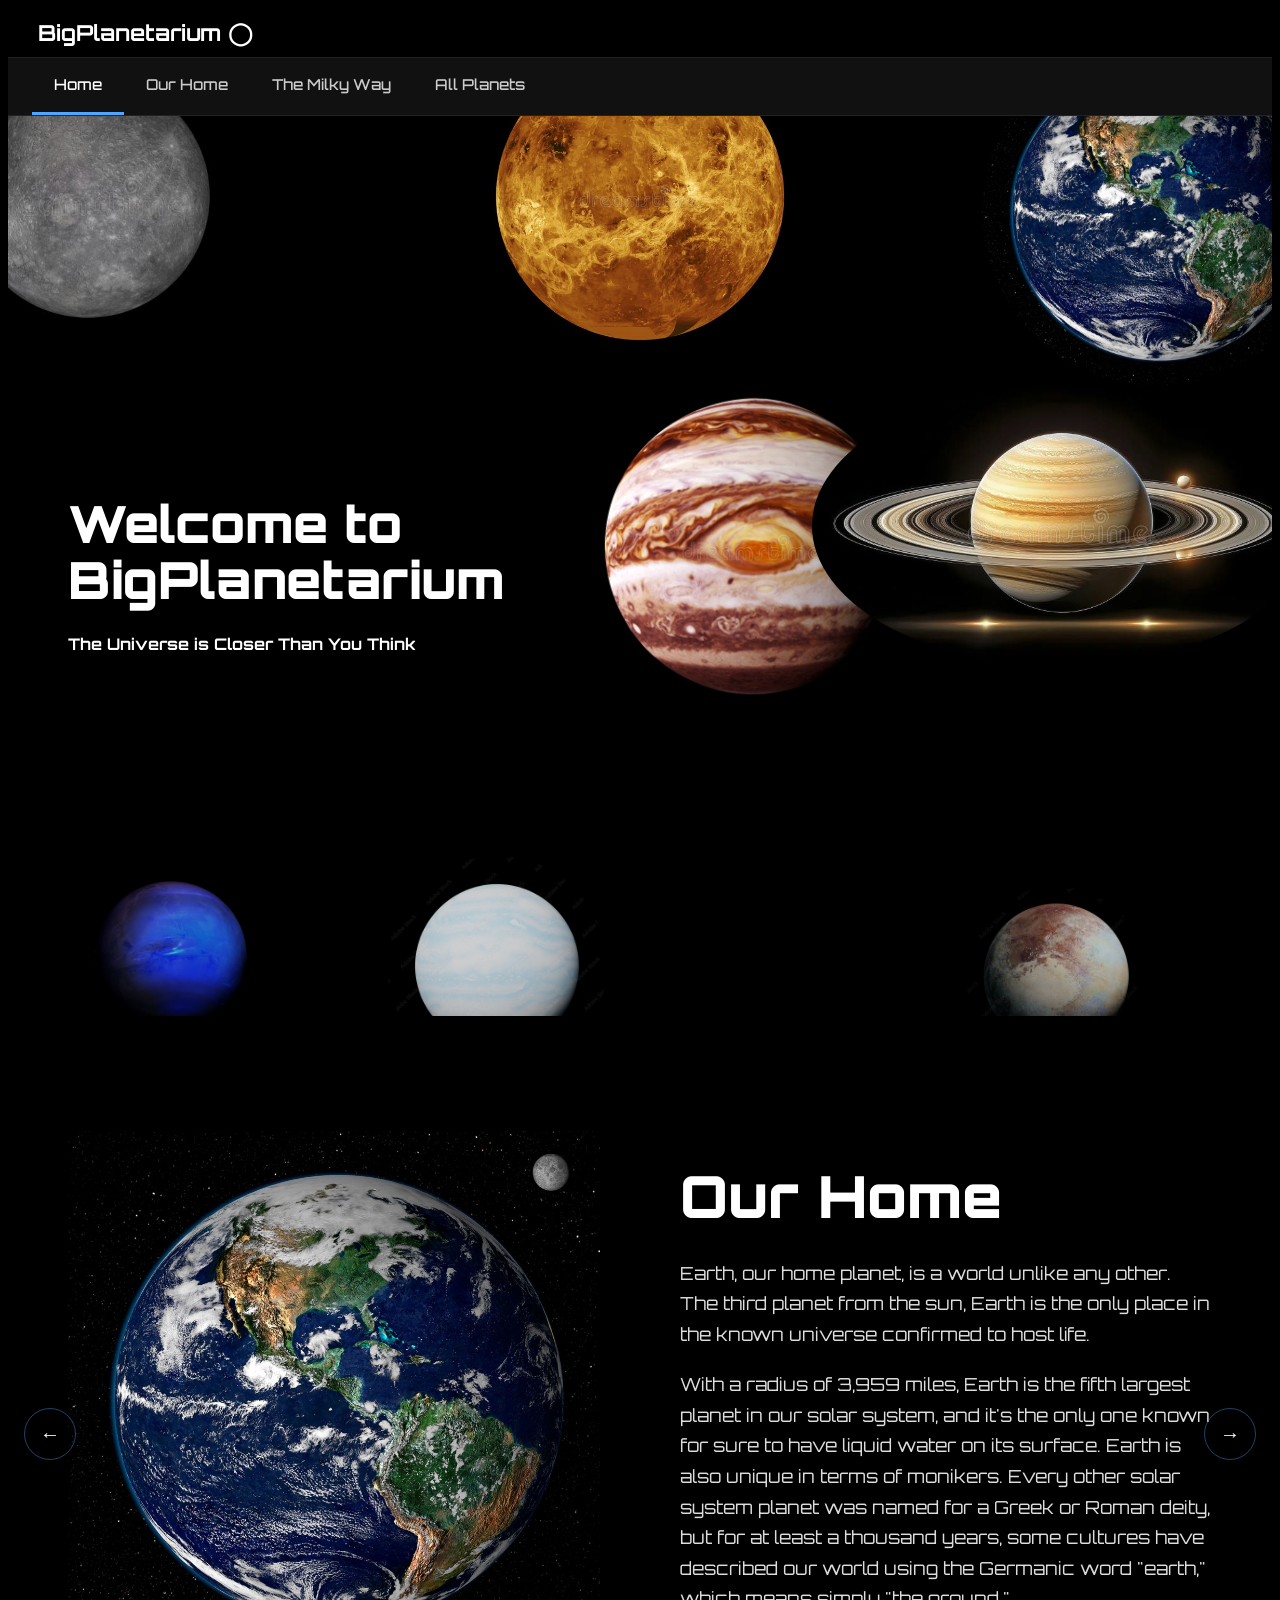
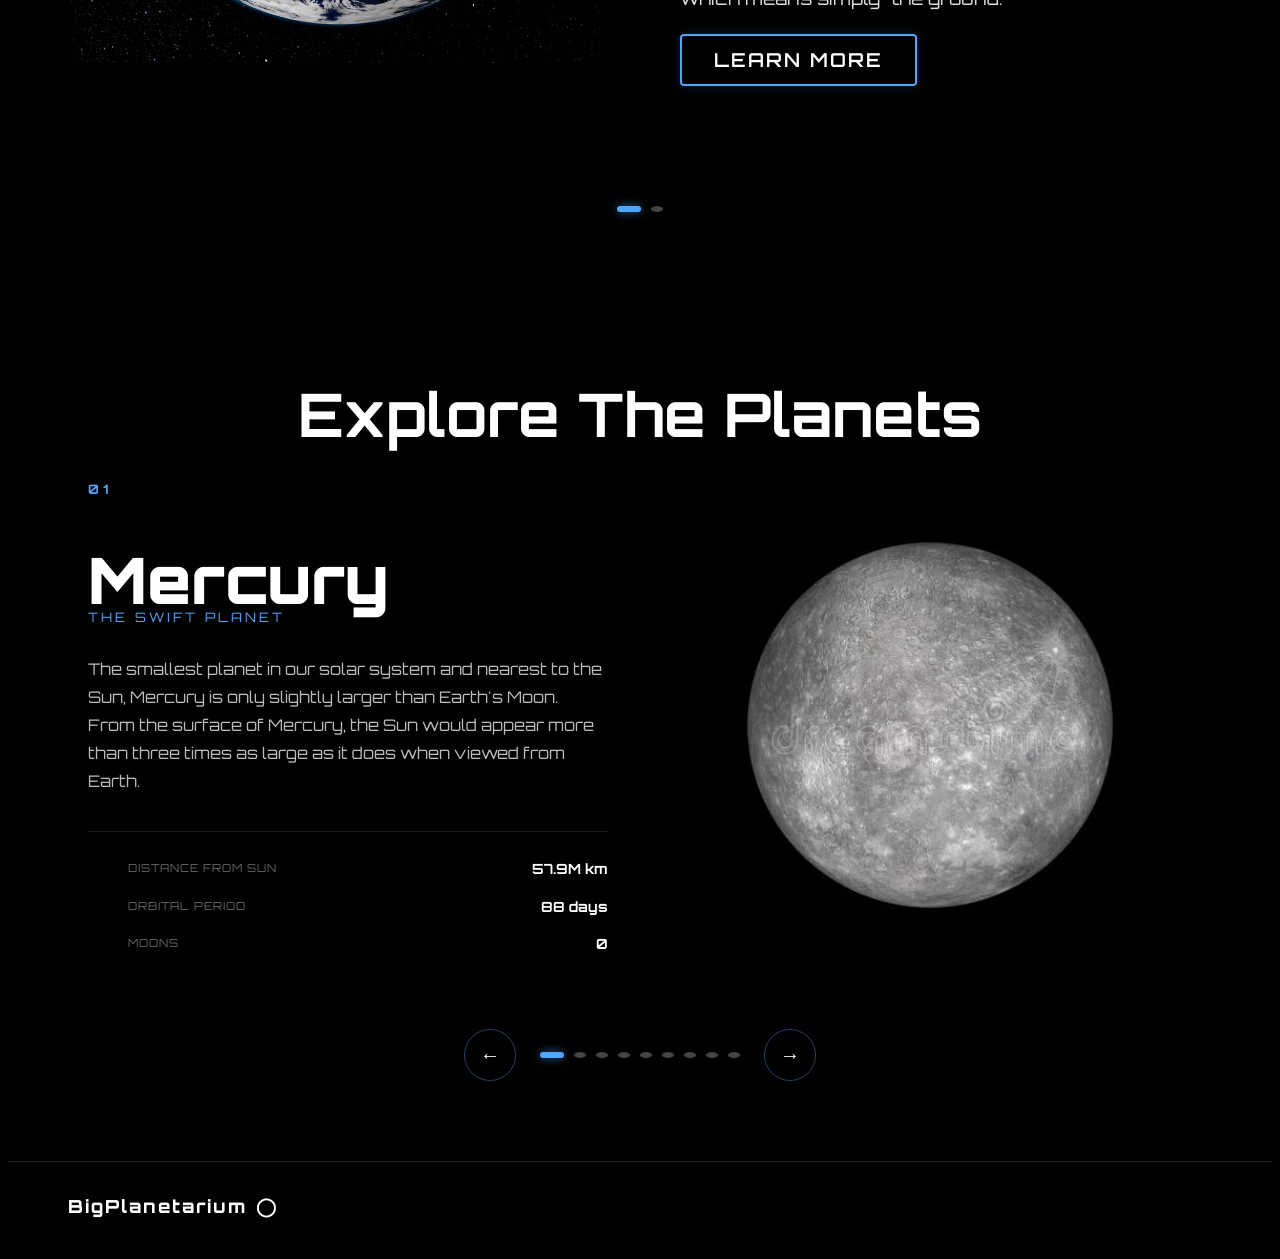
<file: index.html>
<!DOCTYPE html>
<html lang="en">
<head>
    <meta charset="UTF-8">
    <meta name="viewport" content="width=device-width, initial-scale=1.0">
    <title>BigPlaneterium</title>
    <link rel="stylesheet" href="style.css">
    <!--I Chose Orbitron Font style to get space feeling to my website-->
    <style>
        @import url('https://fonts.googleapis.com/css2?family=Orbitron:wght@400..900&display=swap');
    </style>
</head>
<body>
<!--Top NAVIGATION BAR-->
<!--This is the top header that stays at the top of the page. -->
 <!--This where the website logo and name stays-->
    <header class="top_nav">
        <div class="top_navleft">
            <button class="BigPlaneterium">
                BigPlanetarium
            <span class="bigP_icon">&#9711;</span>
            </button>

        </div>

    </header>
            <!-- SUB NAVIGATION BAR-->
<!--This is the secondary menu. This helps the user to pick what section they want see-->
<!--Such as (Home, Our Home, Milky Way and All the Planets)-->
    <nav class="sub-nav">
        <ul class="sub_navlist">
            <li><a href="#overview" class="sub-navlink sub-nav_link-active">Home</a></li>
            <li><a href="earth.html"     class="sub-navlink">Our Home</a> </li>
            <li><a href="milky-way.html"     class="sub-navlink">The Milky Way</a> </li>
            <li><a href="#all" class="sub-navlink">All Planets</a></li>
        </ul>
    </nav>

         <!-- HERO SECTION-->
<!--This is the landing page of my website and the very top of the website-->
<!--this section shows a small overview of the planet that is floating with the help of keyframes-->
    
    <section class="main" id="overview">
        <div class="planets">
            <img src="images/mercury.jpg" alt="Mercury"  class="planet planet-mercury">
            <img src="images/venus.jpg" alt="Venus" class="planet planet-venus">
            <img src="images/earth.jpg" alt="Earth" class="planet planet-earth">
            <img src="images/jupiter.jpg" alt="Jupiter" class="planet planet-jupiter">
            <img src="images/saturn.jpg" alt="Saturn" class="planet planet-saturn">
            <img src="images/uranus.jpg" alt="Uranus" class="planet planet-uranus">
            <img src="images/neptune.jpg" alt="Neptune" class="planet planet-neptune"> 
            <img src="images/pluto.jpg" alt="Pluto" class="planet planet-pluto">        

        </div>
        <div class="main_content">
            <h1 class="title">Welcome to BigPlanetarium</h1>
                 <h4>The Universe is Closer Than You Think</h4>
        </div>

    </section>


</div>

                 <!-- INFO SLIDER SECTION-->
 <!--This slider shows the main topic of my website (Earth and Milky Way)-->
  <!--It makes it interactive with the help of buttons either swipe or click to the content-->
 <section class="info-slider-section">
        <div class="info-track-wrapper">
            <!--Container that slides left/right to show different content-->
            <div class="info-track" id="infoTrack">
                <!-- 1st slide Earth Information-->
                <div class="what-is-planet info-slide">
                    <div class="what-container">
                        <div class="what-image">
                            <img src="images/earth.jpg" alt="what is a planet" class="what-image-planet">
                        </div>
                        <!--Earth Description-->
                        <div class="what-content">
                            <h2 class="what-title"> Our Home </h2>
                            <div class="what-text">
                                <p>Earth, our home planet, is a world unlike any other. The third planet from the sun, Earth is the only place in the known universe confirmed to host life.</p>
                                <p>With a radius of 3,959 miles, Earth is the fifth largest planet in our solar system, and it's the only one known for sure to have liquid water on its surface. Earth is also unique in terms of monikers. Every other solar system planet was named for a Greek or Roman deity, but for at least a thousand years, some cultures have described our world using the Germanic word "earth," which means simply "the ground."</p>
                                <!--Button to go to Earth's page-->
                                <div class="container-button">
                                    <a href="earth.html">
                                        <button class="button">Learn More</button>
                                    </a>
                                </div>
                            </div>
                        </div>
                    </div>
                </div>
                <!--2nd slide Milky Way Information-->
                <div class="what-is-planet info-slide" id="Way">
                    <div class="what-container">
                        <div class="what-image">
                            <img src="images/Milky way.jpg" alt="The Milky Way" class="what-image-planet">
                        </div>
                        <!--Milky Way Description-->
                        <div class="what-content">
                            <h2 class="what-title"> The Milky Way </h2>
                            <div class="what-text">
                                <p>The galaxy is the Milky Way Galaxy, a very large spiral galaxy made up of hundreds of billions of stars including the Sun. Named for the band of stars that can be seen in the night sky from Earth. Due to Earth's position inside of the galaxy, astronomers have a hard time studying the entire structure of the galaxy. The radio and infrared telescopes are able to see parts of the universe behind the dust clouds that have been impenetrable to ordinary telescopes.</p>
                                <!--Button to go to The Milky Way's page-->
                                <div class="container-button">
                                    <a href="milky-way.html">
                                        <button class="button">Learn More</button>
                                    </a>
                                </div>
                            </div>
                        </div>
                    </div>
                </div>

            </div>
        </div>
<!-- Controls for the slider left and right arrow and the dots-->
        <div class="info-controls">
            <button class="info-arrow" id="infoPrev">&#8592;</button>
            <div class="info-dots" id="infoDots"></div>
            <button class="info-arrow" id="infoNext">&#8594;</button>
        </div>
    </section>
               <!-- ALL PLANETS SECTION-->
 <!--This is the main part of my website that makes it very interactive it displays all of the planets of the solar system and their description-->
   <section id="all" class="planets-scroll-section">
        <h2 class="section-title">Explore The Planets</h2>

        <div class="slider-wrapper"> 
            <div class="slider-track" id="sliderTrack"> <!--Container that slides left and right to show different planets-->

                <!--1st planet Mercury-->
                <div class="slide">
                    <div class="slide-text">
                        <span class="slide-number">01</span>
                        <h3 class="slide-name">Mercury</h3>
                        <p class="slide-type">The Swift Planet</p>
                        <p class="slide-desc">The smallest planet in our solar system and nearest to the Sun, Mercury is only slightly larger than Earth's Moon. From the surface of Mercury, the Sun would appear more than three times as large as it does when viewed from Earth.</p>
                        <ul class="slide-stats">
                            <li><span class="stat-label">Distance from Sun</span><span class="stat-value">57.9M km</span></li>
                            <li><span class="stat-label">Orbital Period</span><span class="stat-value">88 days</span></li>
                            <li><span class="stat-label">Moons</span><span class="stat-value">0</span></li>
                        </ul>
                    </div>
                    <div class="slide-image">
                        <img src="images/mercury.jpg" alt="Mercury">
                    </div>
                </div>

              <!--2nd planet Venus-->
                <div class="slide">
                    <div class="slide-text">
                        <span class="slide-number">02</span>
                        <h3 class="slide-name">Venus</h3>
                        <p class="slide-type">Morning Star</p>
                        <p class="slide-desc">Venus is the second planet from the Sun and is Earth's closest planetary neighbor. It's one of the four inner, terrestrial (or rocky) planets, and is often called Earth's twin because it's similar in size and density.</p>
                        <ul class="slide-stats">
                            <li><span class="stat-label">Distance from Sun</span><span class="stat-value">108.2M km</span></li>
                            <li><span class="stat-label">Orbital Period</span><span class="stat-value">225 days</span></li>
                            <li><span class="stat-label">Moons</span><span class="stat-value">0</span></li>
                        </ul>
                    </div>
                    <div class="slide-image">
                        <img src="images/venus.jpg" alt="Venus">
                    </div>
                </div>

               <!--3rd planet Earth-->
                <div class="slide">
                    <div class="slide-text">
                        <span class="slide-number">03</span>
                        <h3 class="slide-name">Earth</h3>
                        <p class="slide-type">The Living Planet</p>
                        <p class="slide-desc">Our home planet is the third planet from the Sun, and the only place we know of so far that's inhabited by living things. While Earth is only the fifth largest planet in the solar system, it is the only world in our solar system with liquid water on the surface.</p>
                        <ul class="slide-stats">
                            <li><span class="stat-label">Distance from Sun</span><span class="stat-value">149.6M km</span></li>
                            <li><span class="stat-label">Orbital Period</span><span class="stat-value">365 days</span></li>
                            <li><span class="stat-label">Moons</span><span class="stat-value">1</span></li>
                        </ul>
                    </div>
                    <div class="slide-image">
                        <img src="images/earth.jpg" alt="Earth">
                    </div>
                </div>

                <!--4th planet Mars-->
                <div class="slide">
                    <div class="slide-text">
                        <span class="slide-number">04</span>
                        <h3 class="slide-name">Mars</h3>
                        <p class="slide-type">The Red Planet</p>
                        <p class="slide-desc">Mars is the fourth planet from the Sun — a dusty, cold, desert world with a very thin atmosphere. Mars is also a dynamic planet with seasons, polar ice caps, canyons, extinct volcanoes, and evidence that it was even more active in the past.</p>
                        <ul class="slide-stats">
                            <li><span class="stat-label">Distance from Sun</span><span class="stat-value">227.9M km</span></li>
                            <li><span class="stat-label">Orbital Period</span><span class="stat-value">687 days</span></li>
                            <li><span class="stat-label">Moons</span><span class="stat-value">2</span></li>
                        </ul>
                    </div>
                    <div class="slide-image">
                        <img src="images/mars.jpg" alt="Mars">
                    </div>
                </div>

                <!--5th planet Jupiter-->
                <div class="slide">
                    <div class="slide-text">
                        <span class="slide-number">05</span>
                        <h3 class="slide-name">Jupiter</h3>
                        <p class="slide-type">Gas Giant</p>
                        <p class="slide-desc">Jupiter is the fifth planet from our Sun and is, by far, the largest planet in the solar system — more than twice as massive as all the other planets combined. Jupiter's stripes and swirls are cold, windy clouds of ammonia and water.</p>
                        <ul class="slide-stats">
                            <li><span class="stat-label">Distance from Sun</span><span class="stat-value">778.5M km</span></li>
                            <li><span class="stat-label">Orbital Period</span><span class="stat-value">11.9 years</span></li>
                            <li><span class="stat-label">Moons</span><span class="stat-value">95</span></li>
                        </ul>
                    </div>
                    <div class="slide-image">
                        <img src="images/jupiter.jpg" alt="Jupiter">
                    </div>
                </div>

                <!--6th planet Saturn-->
                <div class="slide">
                    <div class="slide-text">
                        <span class="slide-number">06</span>
                        <h3 class="slide-name">Saturn</h3>
                        <p class="slide-type">The Ringed Planet</p>
                        <p class="slide-desc">Saturn is the sixth planet from the Sun and the second-largest planet in our solar system. Adorned with thousands of beautiful ringlets, Saturn is unique among the planets. It is not the only planet to have rings, but none are as spectacular or as complex as Saturn's.</p>
                        <ul class="slide-stats">
                            <li><span class="stat-label">Distance from Sun</span><span class="stat-value">1.43B km</span></li>
                            <li><span class="stat-label">Orbital Period</span><span class="stat-value">29.5 years</span></li>
                            <li><span class="stat-label">Moons</span><span class="stat-value">146</span></li>
                        </ul>
                    </div>
                    <div class="slide-image">
                        <img src="images/saturn.png" alt="Saturn">
                    </div>
                </div>

                <!--7th planet Uranus-->
                <div class="slide">
                    <div class="slide-text">
                        <span class="slide-number">07</span>
                        <h3 class="slide-name">Uranus</h3>
                        <p class="slide-type">Ice Giant</p>
                        <p class="slide-desc">Uranus is the seventh planet from the Sun. It has the third-largest diameter in our solar system. Its blue-green color comes from an atmosphere of hydrogen, helium, and methane. The methane absorbs red light and reflects blue-green light back to us.</p>
                        <ul class="slide-stats">
                            <li><span class="stat-label">Distance from Sun</span><span class="stat-value">2.87B km</span></li>
                            <li><span class="stat-label">Orbital Period</span><span class="stat-value">84 years</span></li>
                            <li><span class="stat-label">Moons</span><span class="stat-value">28</span></li>
                        </ul>
                    </div>
                    <div class="slide-image">
                        <img src="images/uranus.jpg" alt="Uranus">
                    </div>
                </div>

                <!--8th planet Neptune-->
                <div class="slide">
                    <div class="slide-text">
                        <span class="slide-number">08</span>
                        <h3 class="slide-name">Neptune</h3>
                        <p class="slide-type">Windy Planet</p>
                        <p class="slide-desc">Neptune is the eighth and most distant major planet orbiting our Sun. Dark, cold, and whipped by supersonic winds, ice giant Neptune is more than 30 times as far from the Sun as Earth. Neptune is the only planet in our solar system not visible to the naked eye.</p>
                        <ul class="slide-stats">
                            <li><span class="stat-label">Distance from Sun</span><span class="stat-value">4.50B km</span></li>
                            <li><span class="stat-label">Orbital Period</span><span class="stat-value">165 years</span></li>
                            <li><span class="stat-label">Moons</span><span class="stat-value">16</span></li>
                        </ul>
                    </div>
                    <div class="slide-image">
                        <img src="images/neptune.jpg" alt="Neptune">
                    </div>
                </div>

                <!--9th planet Pluto-->
                <div class="slide">
                    <div class="slide-text">
                        <span class="slide-number">09</span>
                        <h3 class="slide-name">Pluto</h3>
                        <p class="slide-type">Dwarf Planet</p>
                        <p class="slide-desc">Pluto is a dwarf planet in the Kuiper Belt — a donut-shaped region of icy bodies beyond the orbit of Neptune. It was long considered our solar system's ninth planet. Its surface is covered by mountains, valleys, plains, and craters.</p>
                        <ul class="slide-stats">
                            <li><span class="stat-label">Distance from Sun</span><span class="stat-value">5.91B km</span></li>
                            <li><span class="stat-label">Orbital Period</span><span class="stat-value">248 years</span></li>
                            <li><span class="stat-label">Moons</span><span class="stat-value">5</span></li>
                        </ul>
                    </div>
                    <div class="slide-image">
                        <img src="images/pluto.jpg" alt="Pluto">
                    </div>
                </div>

            </div>
          
        </div>
        <!-- Controls for the slider left and right arrow-->
        <div class="slider-controls">
            <button class="arrow-btn" id="prevBtn">&#8592;</button><!--Left arrow-->
            <div class="dots" id="dots"></div><!--Dots appear here (created by JavaScript)-->
            <button class="arrow-btn" id="nextBtn">&#8594;</button> <!--Right Arrow-->
        </div>

    </section>
<!--Footer-->
     <footer>
        <div class="footer-brand">BigPlanetarium <span>&#9711;</span></div>
    </footer>

  <script src="script.js"></script>
    
</body>
</html>
</file>
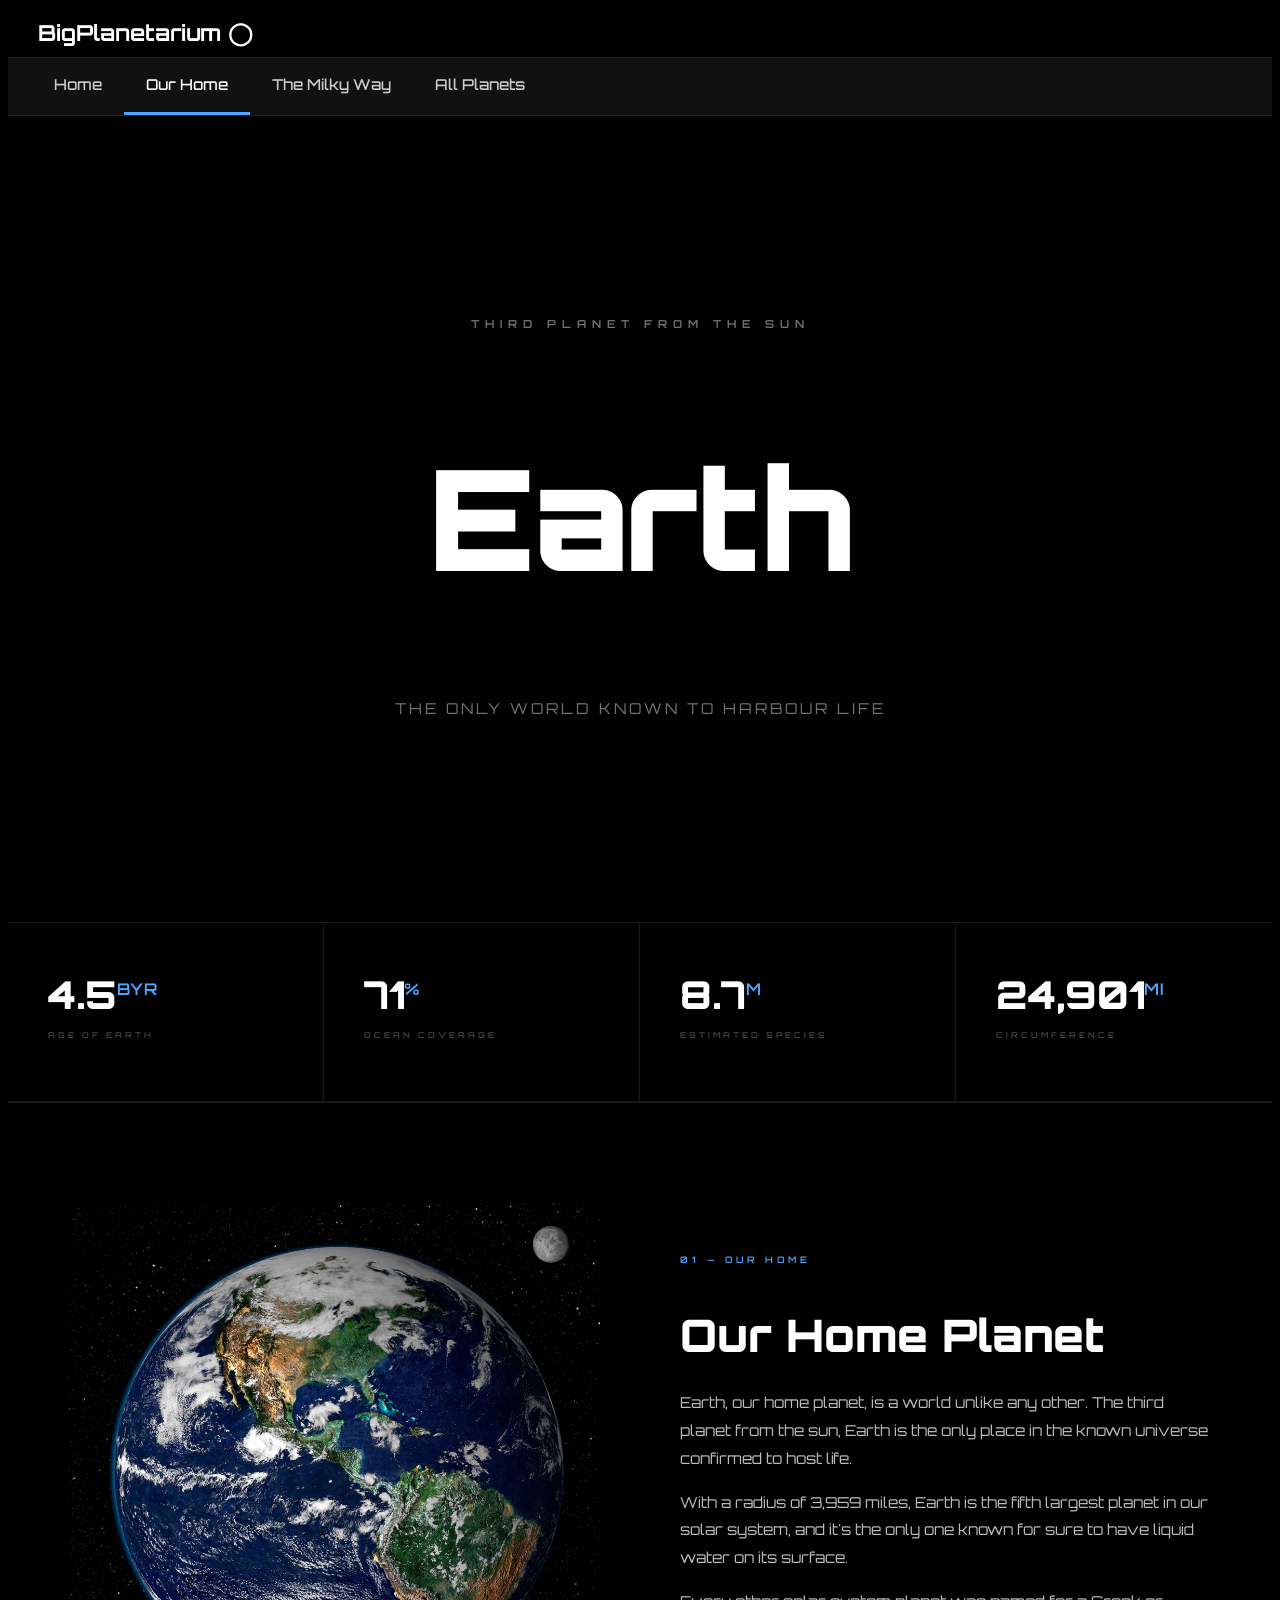
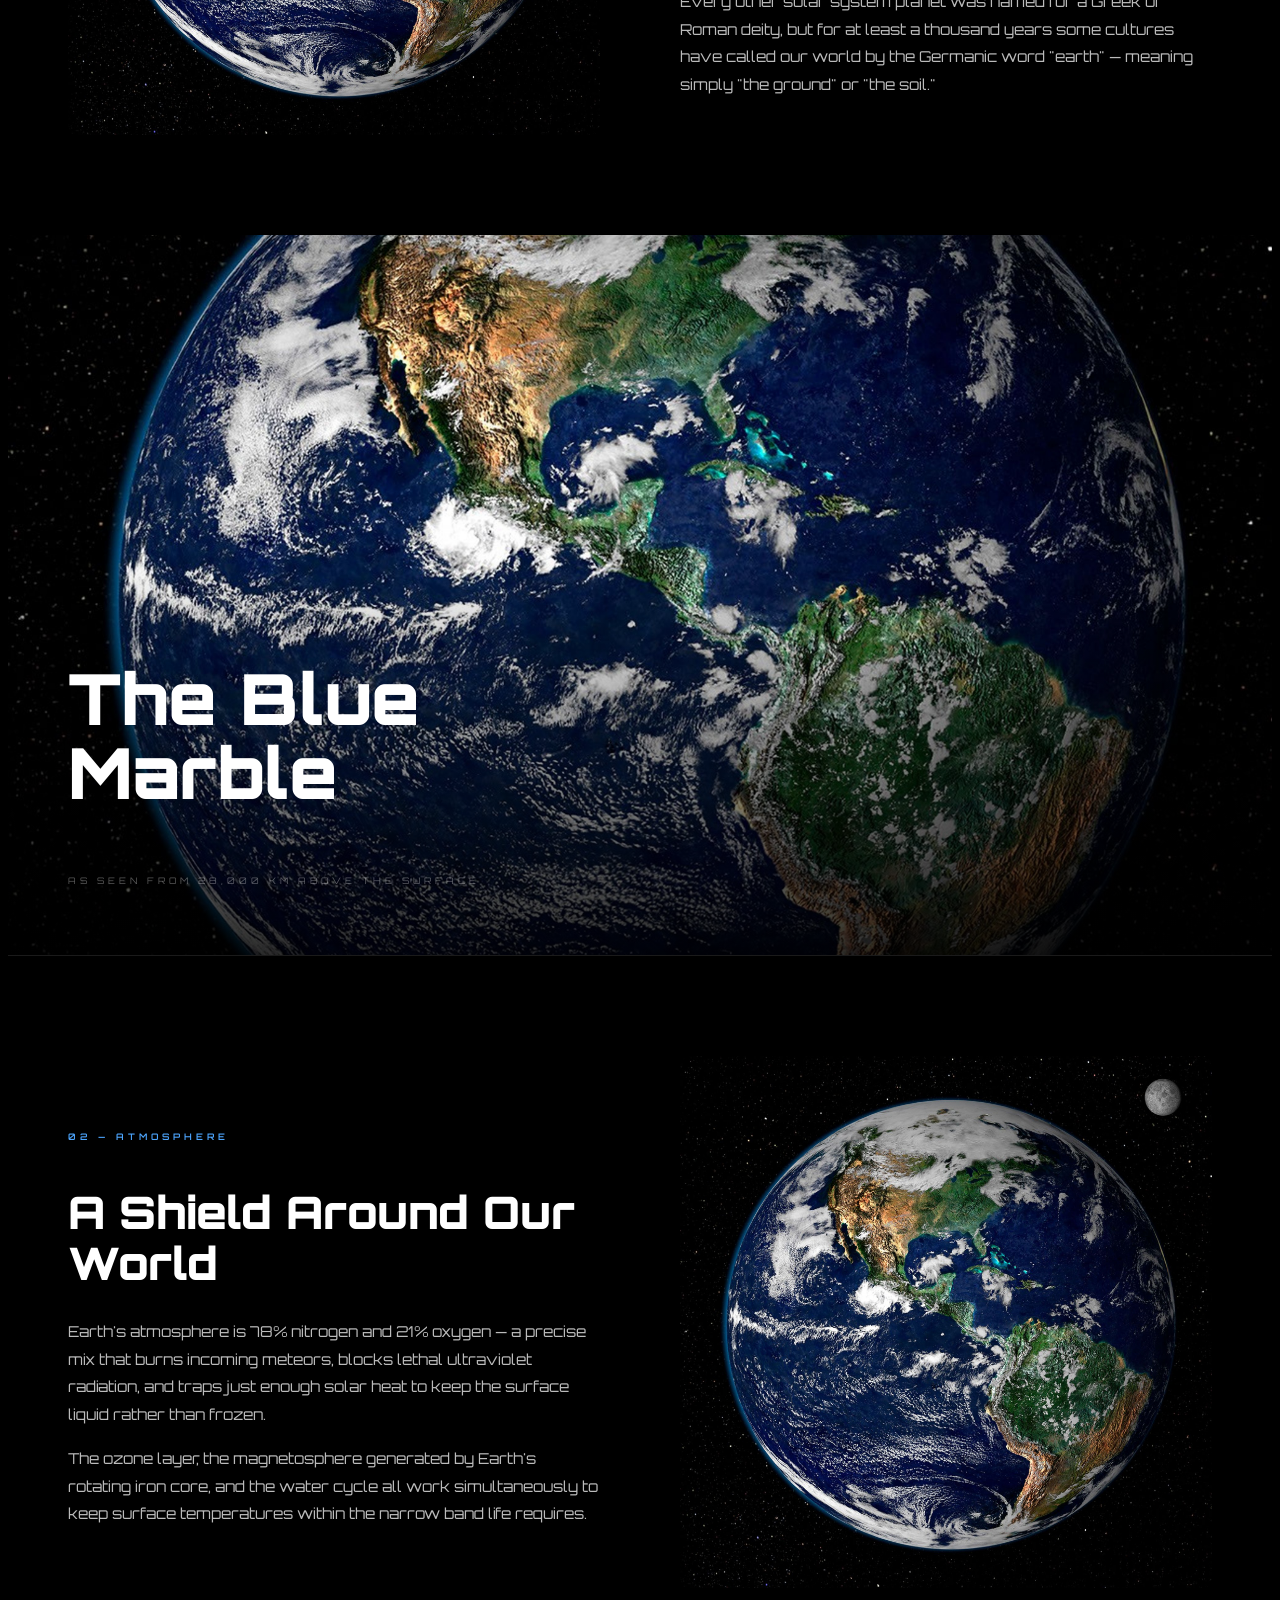
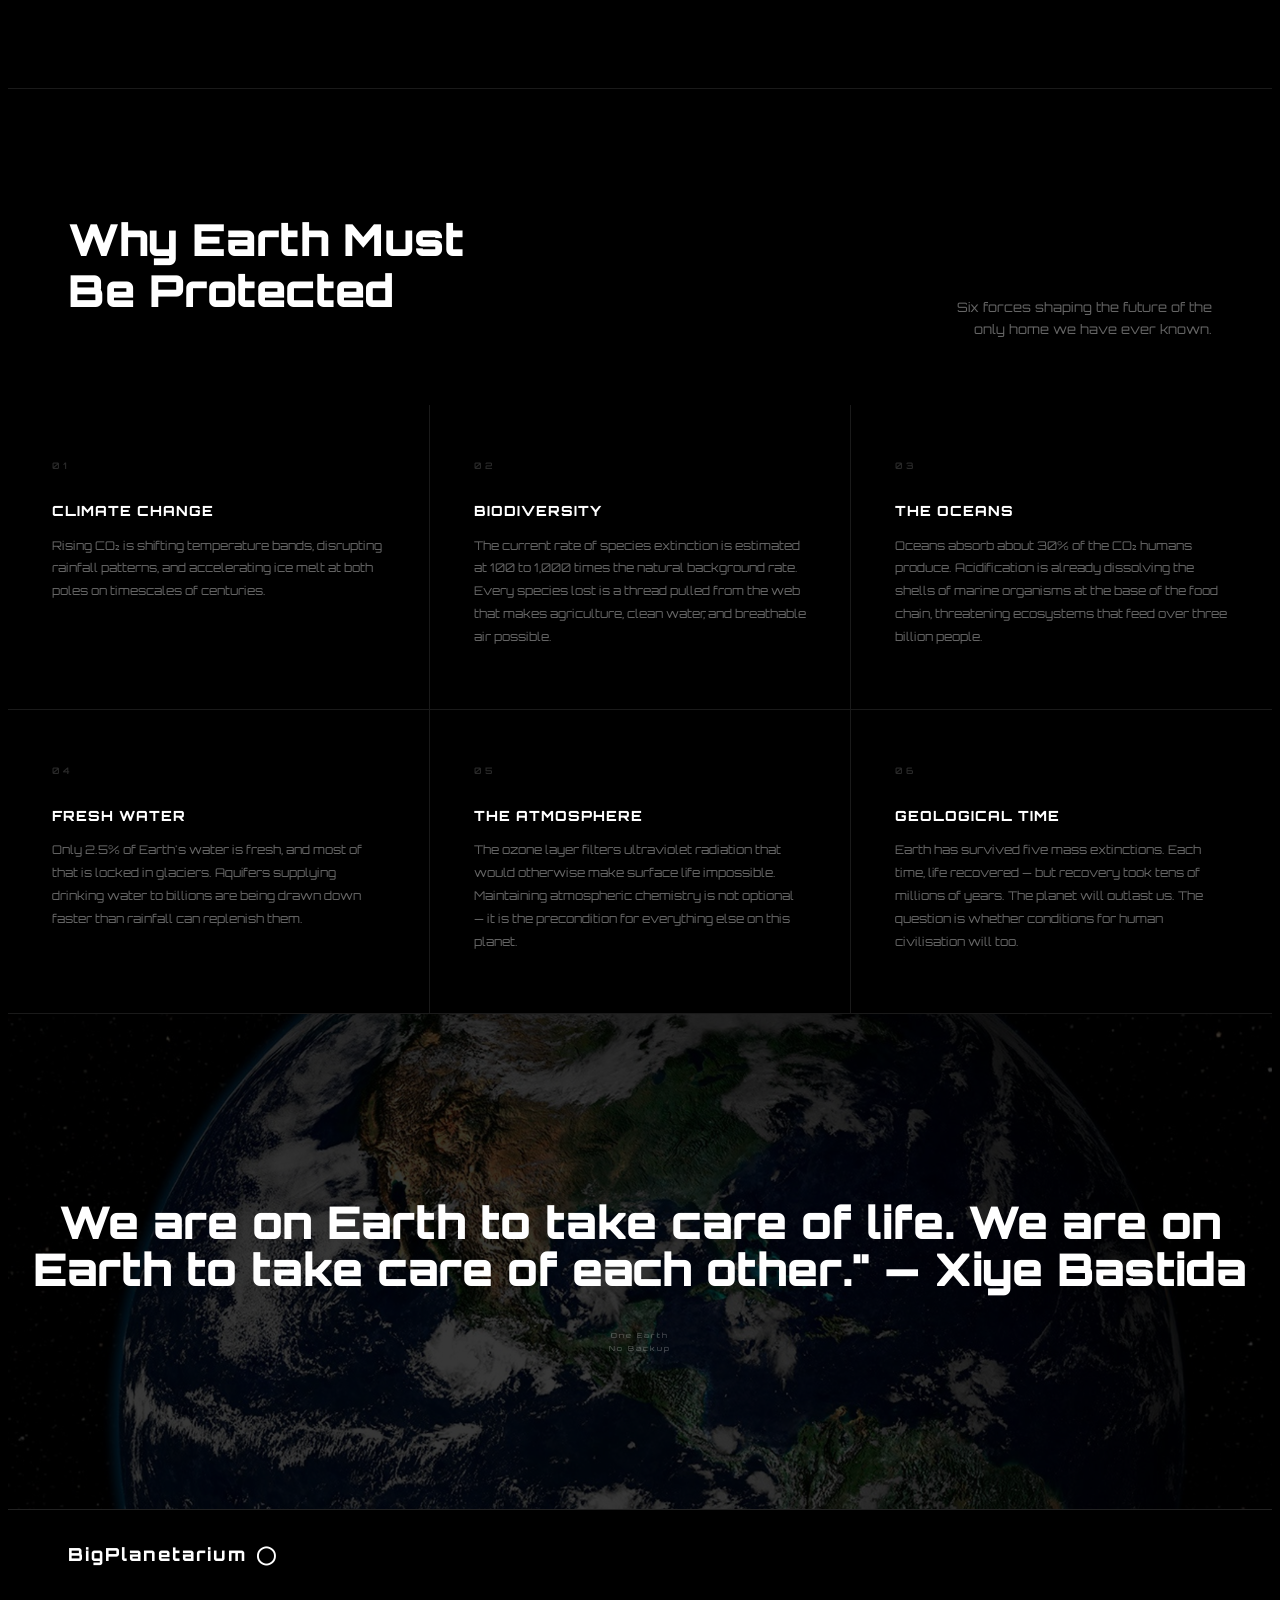
<file: earth.html>
<!DOCTYPE html>
<html lang="en">
<head>
    <meta charset="UTF-8">
    <meta name="viewport" content="width=device-width, initial-scale=1.0">
    <title>Earth - BigPlanetarium</title>
    <style>
        @import url('https://fonts.googleapis.com/css2?family=Orbitron:wght@400..900&display=swap');
    </style>
    <link rel="stylesheet" href="earth.css">
</head>

<body>
<!--Top Navigation Bar -->
    <header class="top_nav">
        <div class="top_navleft">
            <!--logo Section-->
            <button class="BigPlaneterium">
                BigPlanetarium
                <span class="bigP_icon">&#9711;</span>
            </button>
        </div>
    </header>
<!--Sub Navigation (This include the links to different pages of the website)-->
    <nav class="sub-nav">
        <ul class="sub_navlist">
            <li><a href="index.html" class="sub-navlink">Home</a></li>
            <li><a href=""         class="sub-navlink sub-nav_link-active">Our Home</a></li>
            <li><a href="milky-way.html"     class="sub-navlink">The Milky Way</a></li>
            <li><a href="index.html"         class="sub-navlink">All Planets</a></li>
        </ul>
    </nav>
<!--hero section -->
    <section class="hero">
        <!--Video That plays automatically loops and has no sound-->
        <video autoplay loop muted playsinline class="hero-bg">
            <source src="video/Earth.mp4" type="video/mp4">
        </video>
        <!-- Added a dark overlay on top of the video the make the text readable-->
        <div class="hero-vignette"></div>
        <!--Text content of the top of the video-->
        <div class="hero-content">
            <p class="hero-eyebrow">Third planet from the sun</p>
            <h1 class="hero-title">Earth</h1>
            <p class="hero-sub">The only world known to harbour life</p>
        </div>
    </section>

    <!-- Stats Section (This shows the Important Statistics of the topic)-->
    <div class="stats-strip reveal">
        <!--Each stat shows a number and a label-->
        <div class="sstat">
            <div class="sstat-val">4.5<sup>BYR</sup></div>
            <div class="sstat-lbl">Age of Earth</div>
        </div>
        <div class="sstat">
            <div class="sstat-val">71<sup>%</sup></div>
            <div class="sstat-lbl">Ocean Coverage</div>
        </div>
        <div class="sstat">
            <div class="sstat-val">8.7<sup>M</sup></div>
            <div class="sstat-lbl">Estimated Species</div>
        </div>
        <div class="sstat">
            <div class="sstat-val">24,901<sup>MI</sup></div>
            <div class="sstat-lbl">Circumference</div>
        </div>
    </div>
<!--First section of the website - image on the left and text on the right (recycled my idea from the landing page) -->
    <section class="feature-section reveal">
        <div class="feature-container">
            <div class="feature-image">
                <!--Earth image-->
                <img src="images/earth.jpg" alt="Earth from space">
            </div>
            <!--Information about Earth-->
            <div class="feature-content">
                <p class="feature-tag">01 — Our Home</p>
                <h2 class="feature-title">Our Home Planet</h2>
                <div class="feature-text">
                    <p>Earth, our home planet, is a world unlike any other. The third planet from the sun, Earth is the only place in the known universe confirmed to host life.</p>
                    <p>With a radius of 3,959 miles, Earth is the fifth largest planet in our solar system, and it's the only one known for sure to have liquid water on its surface.</p>
                    <p>Every other solar system planet was named for a Greek or Roman deity, but for at least a thousand years some cultures have called our world by the Germanic word "earth" — meaning simply "the ground" or "the soil."</p>
                </div>
            </div>
        </div>
    </section>
<!--Full Width Image Section - A image that covers the whole section-->
    <div class="fullbleed reveal">
        <img src="images/earth.jpg" alt="The Blue Marble">
        <div class="fullbleed-caption">
            <!--Text overlay on the image-->
            <h2>The Blue<br>Marble</h2>
            <p>As seen from 28,000 km above the surface</p>
        </div>
    </div>
<!-- Second feature section - Image on right, text on the left (flipped it)-->
    <section class="feature-section reveal">
        <div class="feature-container reverse">
            <div class="feature-image">
                <img src="images/earth.jpg" alt="Earth atmosphere">
            </div>
            <!--More information about Earth-->
            <div class="feature-content">
                <p class="feature-tag">02 — Atmosphere</p>
                <h2 class="feature-title">A Shield Around Our World</h2>
                <div class="feature-text">
                    <p>Earth's atmosphere is 78% nitrogen and 21% oxygen — a precise mix that burns incoming meteors, blocks lethal ultraviolet radiation, and traps just enough solar heat to keep the surface liquid rather than frozen.</p>
                    <p>The ozone layer, the magnetosphere generated by Earth's rotating iron core, and the water cycle all work simultaneously to keep surface temperatures within the narrow band life requires.</p>
                </div>
            </div>
        </div>
    </section>
<!--Why our planet must be protected section -->
    <section class="protect-section reveal" id="protect">
        <!-- Header-->
        <div class="protect-header">
            <h2>Why Earth Must<br>Be Protected</h2>
            <p>Six forces shaping the future of the only home we have ever known.</p>
        </div>
        <!--Grid layout with 6 cards-->
        <div class="cards-grid">
            <!-- Card 1-->
            <div class="card">
                <div class="card-num">01</div>
                <div class="card-title">Climate Change</div>
                <p class="card-body">Rising CO₂ is shifting temperature bands, disrupting rainfall patterns, and accelerating ice melt at both poles on timescales of centuries.</p>
            </div>
            <!--2nd Card-->
            <div class="card">
                <div class="card-num">02</div>
                <div class="card-title">Biodiversity</div>
                <p class="card-body">The current rate of species extinction is estimated at 100 to 1,000 times the natural background rate. Every species lost is a thread pulled from the web that makes agriculture, clean water, and breathable air possible.</p>
            </div>
            <!-- 3rd Card-->
            <div class="card">
                <div class="card-num">03</div>
                <div class="card-title">The Oceans</div>
                <p class="card-body">Oceans absorb about 30% of the CO₂ humans produce. Acidification is already dissolving the shells of marine organisms at the base of the food chain, threatening ecosystems that feed over three billion people.</p>
            </div>
            <!--4th Card-->
            <div class="card">
                <div class="card-num">04</div>
                <div class="card-title">Fresh Water</div>
                <p class="card-body">Only 2.5% of Earth's water is fresh, and most of that is locked in glaciers. Aquifers supplying drinking water to billions are being drawn down faster than rainfall can replenish them.</p>
            </div>
            <!--5th Card-->
            <div class="card">
                <div class="card-num">05</div>
                <div class="card-title">The Atmosphere</div>
                <p class="card-body">The ozone layer filters ultraviolet radiation that would otherwise make surface life impossible. Maintaining atmospheric chemistry is not optional — it is the precondition for everything else on this planet.</p>
            </div>
            <!--6th Card-->
            <div class="card">
                <div class="card-num">06</div>
                <div class="card-title">Geological Time</div>
                <p class="card-body">Earth has survived five mass extinctions. Each time, life recovered — but recovery took tens of millions of years. The planet will outlast us. The question is whether conditions for human civilisation will too.</p>
            </div>
        </div>
    </section>
        <!--Closng Section With a image and qoute-->
    <div class="closing">
        <img src="images/earth.jpg" alt="Earth">
        <div class="closing-content reveal">
            <h2>We are on Earth to take care of life. We are on Earth to take care of each other." — Xiye Bastida</h2>
            <p>One Earth <br>No Backup</p>
        </div>
    </div>
<!-- footer-->
    <footer>
        <div class="footer-brand">BigPlanetarium <span>&#9711;</span></div>
    </footer>

    <script src="script.js"></script>
</body>
</html>
</file>
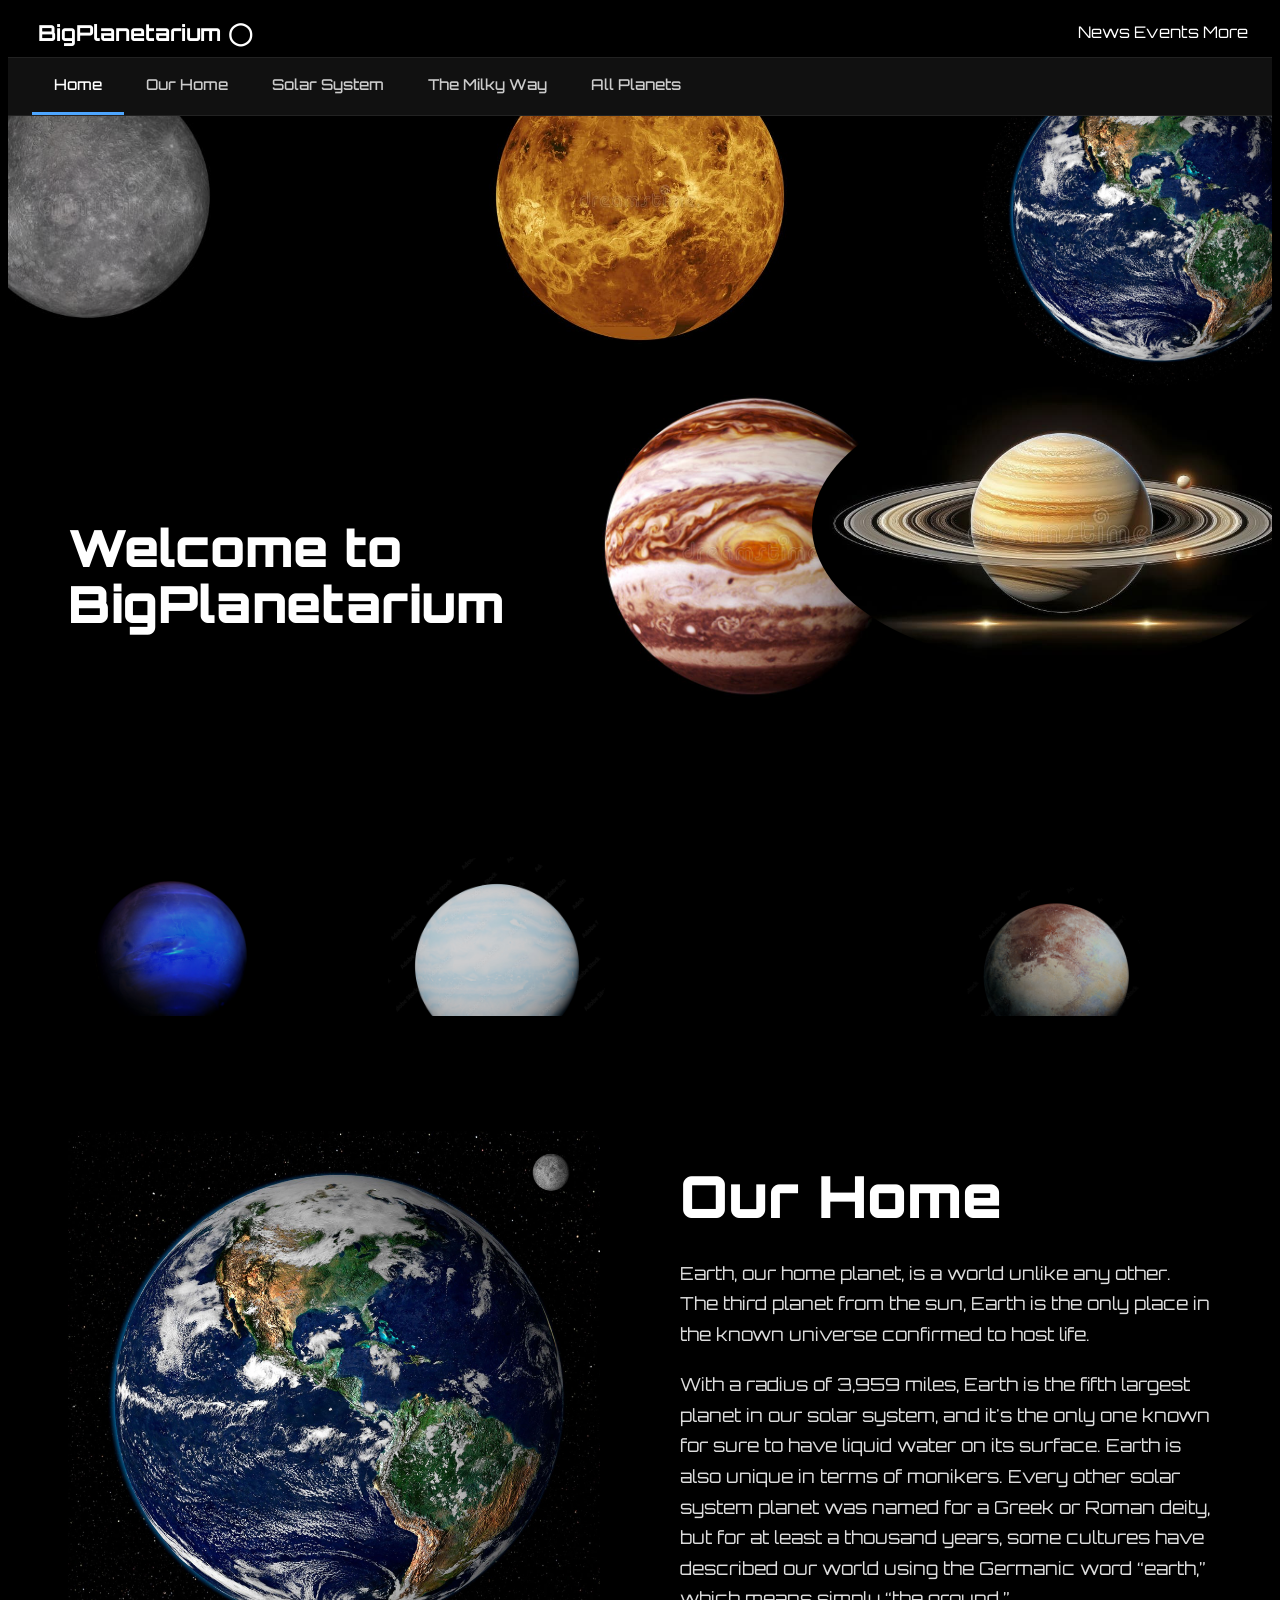
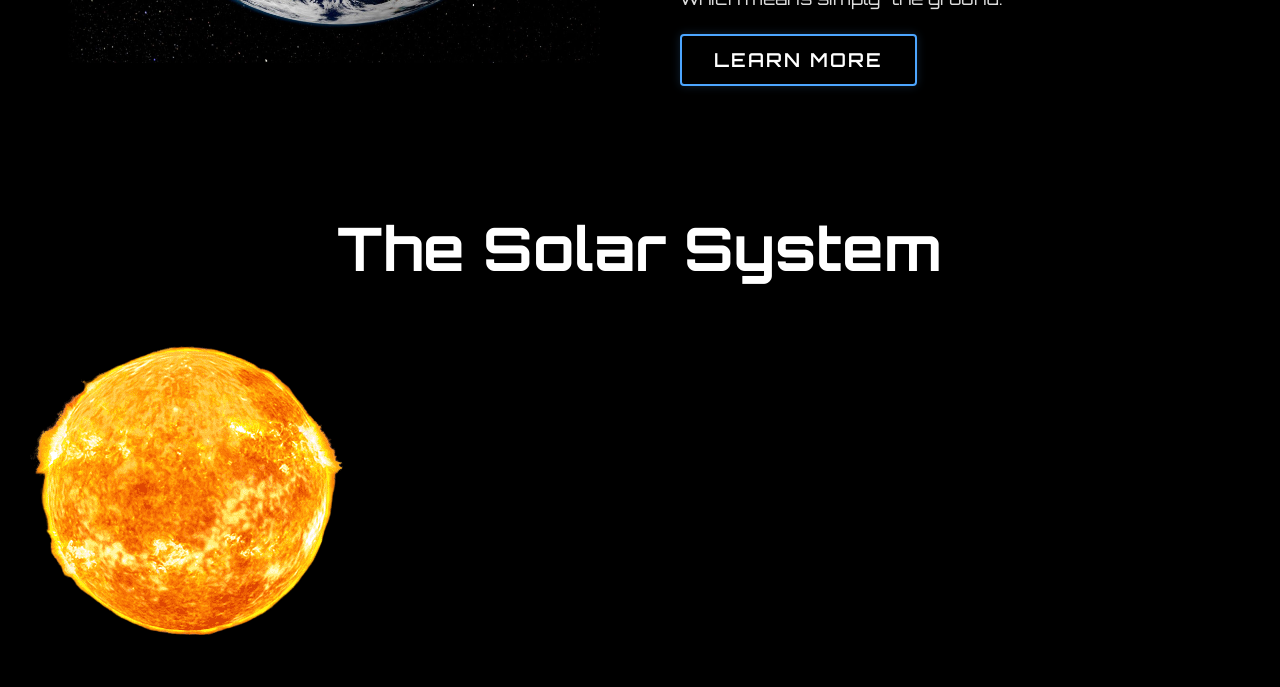
<file: home.html>
<!DOCTYPE html>
<html lang="en">
<head>
    <meta charset="UTF-8">
    <meta name="viewport" content="width=device-width, initial-scale=1.0">
    <title>BigPlaneterium</title>
    <link rel="stylesheet" href="style.css">
    
    <style>
        @import url('https://fonts.googleapis.com/css2?family=Orbitron:wght@400..900&display=swap');
    </style>
</head>
<body>
    <div id="curser"></div>
    <div id="curser-ring"></div>
    <header class="top_nav">
        <div class="top_navleft">
            <button class="BigPlaneterium">
                BigPlanetarium
            <span class="bigP_icon">&#9711;</span>
            </button>

        </div>

        <nav class="top_navright">
            <a href="#" class="nav-link">
            News
        </a>
        <a href="#" class="nav-link">
            Events
        </a>
        <a href="#" class="nav-link">
            More
        </a>
        </nav>

    </header>

    <nav class="sub-nav">
        <ul class="sub_navlist">
            <li><a href="#overview" class="sub-navlink sub-nav_link-active">Home</a></li>
            <li><a href="#what"     class="sub-navlink">Our Home</a> </li>
            <li><a href="#Solar"     class="sub-navlink">Solar System</a></li>
            <li><a href="#Way"     class="sub-navlink">The Milky Way</a> </li>
            <li><a href="#all" class="sub-navlink">All Planets</a></li>
        </ul>
    </nav>
    
    <section class="main" id="overview">
        <div class="planets">
            <img src="images/mercury.jpg" alt="Mercury"  class="planet planet-mercury">
            <img src="images/venus.jpg" alt="Venus" class="planet planet-venus">
            <img src="images/earth.jpg" alt="Earth" class="planet planet-earth">
            <img src="images/jupiter.jpg" alt="Jupiter" class="planet planet-jupiter">
            <img src="images/saturn.jpg" alt="Saturn" class="planet planet-saturn">
            <img src="images/uranus.jpg" alt="Uranus" class="planet planet-uranus">
            <img src="images/neptune.jpg" alt="Neptune" class="planet planet-neptune"> 
            <img src="images/pluto.jpg" alt="Pluto" class="planet planet-pluto">        

        </div>
        <div class="main_content">
            <h1 class="title">Welcome to BigPlanetarium</h1>
        </div>

    </section>


</div>

<section class="what-is-planet" id="what">

   <div class="what-container">

        <div class="what-image">
            <img src="images/earth.jpg" alt="what is a planet" class="what-image-planet">
        </div>

        <div class="what-content">
            <h2 class="what-title"> Our Home </h2>
            <div class="what-text">
                <p> 
                 Earth, our home planet, is a world unlike any other. The third planet from the sun, Earth is the only place in the known universe confirmed to host life.</p>
                 <p>With a radius of 3,959 miles, Earth is the fifth largest planet in our solar system, and it's the only one known for sure to have liquid water on its surface. Earth is also unique in terms of monikers. Every other solar system planet was named for a Greek or Roman deity, but for at least a thousand years, 
                    some cultures have described our world using the Germanic word “earth,” which means simply “the ground.” </p>
                
                <div class="container-button">
                    <button class="button">Learn More</button>
                </div>
            </div>
        </div>
   </div>
</section>

<section id="Solar" class="Solar-section">
        <h2 class="section-title"> The Solar System</h2>
        <div class="planet-overview-wrapper">
            <div class="planet-overview">
                <div class="sun">
                    <img src="./images/sun.png" alt="Sun">
                </div>
                <div class="mercury"></div>
                <div class="venus"></div>
                <div class="earth">
                    <div class="moon"></div>
                </div>
                <div class="mars"></div>
                <div class="jupiter"></div>
                <div class="saturn"></div>
                <div class="uranus"></div>
                <div class="neptune"></div>
                <div class="pluto"></div>
            </div>
        </div>
    </section>
    <div class="cursor"      id="cursor"></div>
    <div class="cursor-ring" id="cursorRing"></div>
    <script src="script.js"></script>
</body>
</file>
<file: style.css>
/*I used css reset for the first line*/
/*These styles apply to every element on the page*/
*::before, *::after {
    box-sizing: border-box; /* Border-box include padding and border in the width and height so elements don't become larger than expected when you add padding*/
    margin:0; /* remove default margin that browsers add to elements */
    padding:0; /* same as margin */
}

html{scroll-behavior: smooth;} /* Makes the page scrolling smooth such as when clicking a menu link*/


/* font style*/
body {
    font-family: "Orbitron", sans-serif; /* The main font and only font*/
    background-color: #000000; /* Black Backround for the entire page */
    color: #fff;  /* White text color to contrast with the black backround*/
    line-height: 1.6em; /* Line height makes the text readable by increasing the vertical space between lines 1.6em means 1.6 times the font size*/
}


a{
    text-decoration: none; /* This removes the underline from the link*/
    color: inherit; 
}

ul{
    list-style: none; /* This removes the bullet points from lists*/
}


/* TOP NAVIGATION SECTION*/
.top_nav{
    display: flex; /* Flexbox gives flexible arrangement of the items that is in a row*/
  align-items: center; /* Centers items vertically in the middle of the navbar*/
  justify-content: space-between; /* Spreads item apart like logo on the left and links on the right*/
  background-color: #000; /* dark backround to match the page backround*/
  padding: 10px 24px; /* spacing for the navbar*/
  border-bottom: 1px solid #222;/* subtle border at the bottom so seperate the navbar from the content*/
  position: sticky;   /* I used sticky to keep the navbar at the top when scrolling down*/
  top: 0;
  z-index: 100;   /* I used z-index to make the navbar to be always on top of other elements. 100 is high enough to stay on top*/
}

/* Left side of the NAVBAR (Logo and the icon) */
.top_navleft {
  display: flex; /* flexbox for horizontal placement for the logo and icon*/
  align-items: center; /* Vertically center the item*/
  gap: 14px;/* Space between the logo and icon*/
}
/* Logo Styling*/
.BigPlaneterium {
  background: none;/* removes the default styling since i made it a button*/
  border: none;
  color: #fff; /* White text for the visibility on a black backround*/
  font-size: 22px;/* font size*/
  font-weight: bold;/* Makes the text bold*/
  cursor: pointer; /* changes the cursor to pointer to indicate it is clickible*/
  display: flex;/* flexbox to align icon and text horizontal*/
  align-items: center; 
  gap: 6px; /* space between icon and text*/
  font-family: "Orbitron", sans-serif; /* font */
}

.BigPlaneterium:hover {
  color: #4da6ff;    /* turns blue on hover when you hobver on the logo*/
}

/* logo icon size*/
.BigP_icon {
  font-size: 20px;
}

/* SUB NAV SECTION*/
.sub-nav {
 background-color: #111; /* Slightly lighter backround than main navbar*/
 border-bottom: 1px solid #222;/* Border at bottom to separate from main content*/
 padding:0 24px;/* spacing around the sub nav items*/
}
/* Sub nav list container*/
.sub_navlist {
 display: flex;/* arrange sub-nav items horizontal*/
 align-items: center;/* center items vertically*/
 gap: 0px;/* no gap means theres no gap on each content*/
 /* reset the default margin and padding*/
 margin: 0;
 padding:0;
}
/* Sub nav link*/
.sub-navlink {
  display: block; 
  padding:14px 22px;
  font-size: 15px;
  font-weight: 500;
  color: #ccc;
  white-space: nowrap;
  border-bottom: 3px solid transparent;
  transition: color 0.2s, border-bottom-color 0.2s; /* The border starts invisible but becomes blue when hover creating a underline effect*/
  margin:0;
}

.sub-navlink:hover {
  color: #fff;
  border-bottom-color: #4da6ff; /* Blue underline appears when you hover*/
}
.sub-nav_link-active {
  color: #fff;
  border-bottom-color: #4da6ff;
}


/* Landing page section*/

/*this is the landing page of the website its a full screen with planets floating (using keyframes) in the backround*/ 
.main {
  position: relative;
  min-height: 100vh;
  background-color: #000;
  overflow: hidden;
  display:flex;
  align-items: center;
}

.planets{
   position: absolute;  
  top: 0;
  left: 0;
  width: 100%;
  height: 100%;
  pointer-events: none; 

}

/* PLANET POSITIONING*/
/* Positioning of all the planets, each planets has different sizing and and is placed in different spot to fill the space nicely*/
.planet{
  position:absolute;
  border-radius: 50%; /* This makes it round so it wont be squared since i used photos*/
  object-fit: cover;
}

.planet-mercury{
  width: 280px;
  height: 280px;
  top: -60px;
  left: -60px;
  opacity: 0.7;
}

.planet-venus{
   width: 320px;
  height: 320px;
  top: -80px;
  left: 50%;
  transform: translateX(-50%);  
}

.planet-earth{
 width: 350px;
  height: 350px;
  top: -80px;
  right: -60px;
}

.planet-jupiter {
  width: 380px;
  height: 380px;
  top: 50%;
  left: 50%;
  transform: translate(-20%, -55%);
}

.planet-saturn {
  width: 500px;
  height: 280px;
  border-radius: 50;;
  object-fit: cover;
  top:30%;
  right: -40px;
}

.planet-uranus {
  width: 220px;
  height: 220px;
  bottom: -60px;
  left: 30%;
}

.planet-neptune {
  width: 200px;
  height: 200px;
  bottom: -40px;
  left: 5%;
  opacity: 0.8;
}

.planet-pluto {
  width: 180px;
  height: 180px;
  bottom: -50px;
  right: 10%;
  opacity: 0.75;
}

/* Planet Floating animations*/
/* All the planets has a subtle float up and down in the backround
each planet has a different timing so they don't all move at the same time*/
@keyframes float {
  0%   { transform: translateY(0px); }
  50%  { transform: translateY(-18px); }
  100% { transform: translateY(0px); }
}

.planet-mercury { animation: float 7s ease-in-out infinite; animation-delay: 0s; }
.planet-venus   { animation: float 9s ease-in-out infinite; animation-delay: 1s; }
.planet-earth   { animation: float 8s ease-in-out infinite; animation-delay: 2s; }
.planet-jupiter { animation: float 10s ease-in-out infinite; animation-delay: 0.5s; }
.planet-saturn  { animation: float 11s ease-in-out infinite; animation-delay: 1.5s; }
.planet-uranus  { animation: float 8s ease-in-out infinite; animation-delay: 3s; }
.planet-neptune { animation: float 9s ease-in-out infinite; animation-delay: 2.5s; }
.planet-pluto   { animation: float 7s ease-in-out infinite; animation-delay: 4s; }


.planet-saturn {
  animation: floatSaturn 11s ease-in-out infinite;
  animation-delay: 1.5s;
}

@keyframes floatSaturn {
  0%   { transform: translateY(0px); }
  50%  { transform: translateY(-18px); }
  100% { transform: translateY(0px); }
}


.planet-venus {
  animation: floatVenus 9s ease-in-out infinite;
  animation-delay: 1s;
}

@keyframes floatVenus {
  0%   { transform: translateX(-50%) translateY(0px); }
  50%  { transform: translateX(-50%) translateY(-18px); }
  100% { transform: translateX(-50%) translateY(0px); }
}

.planet-jupiter {
  animation: floatJupiter 10s ease-in-out infinite;
  animation-delay: 0.5s;
}

@keyframes floatJupiter {
  0%   { transform: translate(-20%, -55%) translateY(0px); }
  50%  { transform: translate(-20%, -55%) translateY(-18px); }
  100% { transform: translate(-20%, -55%) translateY(0px); }
}


/* The options*/
/* Primary content container layered above the background planets. Z-index ensures the text and interactive elements 
remain visible to users*/
.main_content {
  position: relative;  
  z-index: 10;
  max-width: 600px;
  padding: 80px 60px;
}

.title {
  font-size: clamp(45px, 4vw, 70px);  
  font-weight: 900;
  line-height: 1.1;
  margin-bottom: 24px;
}


.container {
   width: 300px;
  border: 15px solid rgba(128, 0, 98, 0);
  padding: 50px;
  margin: 20px
}


/* WHAT IS A PLANET SECTION */
.what-is-planet {
 background-color: #000;
 padding:100px 60px;
 color: #fff;
}

.what-container {
  display:flex;
  align-items: center;
  gap: 80px;
  max-width: 1200px;
  margin: 0 auto;
}

.what-image {
  flex: 1;
  min-width: 300px;
}

.what-image-planet{
  width: 100%;
  height: auto;
  border-radius: 8px;
  box-shadow: 0 10px 30px rgba(0, 0, 0, 0.8);
}

.what-content {
  flex: 1;
  min-width: 300px;
}

.what-title {
  font-size: clamp(42px, 5vw, 58px);
  font-weight: 900;
  margin-bottom: 30px;
  line-height: 1.1;
}

.what-text {
  font-size: 18px;
  line-height: 1.7;
  color: #ddd;
}

.what-text p {
  margin-bottom: 20px;
}

.what-text strong {
  color: #4da6ff;
}

/* BUTTON STYLE*/
/* The main button on the page. It has a blue border and glows when you hover over it there's also a shine effect that slides across when you hover*/
.button {
  font-family: "Orbitron", sans-serif;
  font-size: 1.2rem;
  font-weight: 600;
  letter-spacing: 2px;
  text-transform: uppercase;
  padding: 12px 32px;
  background-color: transparent;
  color: #fff;
  border: 2px solid #4da6ff;
  border-radius: 4px;
  cursor: pointer;
  position: relative;
  overflow: hidden;
  transition: all 0.3s ease;
  box-shadow: 0 0 10px rgba(77, 166, 255, 0.2);
  z-index: 1;
}

.button {
  font-family: "Orbitron", sans-serif;
  font-size: 1.2rem;
  font-weight: 600;
  letter-spacing: 2px;
  text-transform: uppercase;
  padding: 12px 32px;
  background-color: transparent;
  color: #fff;
  border: 2px solid #4da6ff; 
  border-radius: 4px;
  cursor: pointer;
  position: relative;
  overflow: hidden;
  transition: all 0.3s ease;
  box-shadow: 0 0 10px rgba(77, 166, 255, 0.2);
  z-index: 1;
}


.button::before {
content: '';
position: absolute;
top: 0;
left: -100%;
width: 100%;
height: 100%;
background: linear-gradient(90deg, transparent, rgba(77, 166, 255, 0.4), transparent);
transition: all 0.5s;
z-index: -1;
}

.button:hover {
color: #fff;
box-shadow: 0 0 25px rgba(77, 166, 255, 0.6); /* Glow gets brigher*/
transform: translateY(-2px); /* Button moves up slightly*/
text-shadow: 0 0 8px #fff;
}

.button:hover::before {
left: 100%; /* The shine sides across the button*/
}

.button:active {
transform: translateY(1px); /* Button moves down when clicked*/
box-shadow: 0 0 10px rgba(77, 166, 255, 0.4);
}



/* A section with a slider showing different planets. you can click arrows to see the next planet */
.section-title{
  display: flex;
  justify-content: center;
  align-items: center;
  font-size:  60px;
}


.section-title{
    display: flex;
  justify-content: center;
  align-items: center;
  font-size: 60px;
}

.planets-scroll-section {
    background-color: #000;
    padding: 100px 0 80px;
}

/* Slider wrapper*/
/* This is like a window that shows only one slide at a time. The slides hide outside this area*/
.slider-wrapper {
    overflow: hidden;
    width: 100%;
}

.slider-track {
    display: flex;
    transition: transform 0.6s ease; /* Smoothen the slides when going to the next planet*/
}

.slide {
    min-width: 100%; /* Each slide takes up the full width*/
    display: flex;
    align-items: center;
    justify-content: space-between;
    gap: 60px;
    padding: 0 80px;
    box-sizing: border-box;
}

/* Slide Content*/
/* The text on the left side of each slide with planet name, type and description*/
.slide-text {
    flex: 1;
    max-width: 520px;
}

.slide-number {
    display: block;
    font-size: 13px;
    font-weight: 700;
    letter-spacing: 4px;
    color: #4da6ff;
    margin-bottom: 16px;
}

.slide-name {
    font-size: clamp(42px, 5vw, 64px);
    font-weight: 900;
    color: #fff;
    margin-bottom: 8px;
}

.slide-type {
    font-size: 13px;
    letter-spacing: 3px;
    text-transform: uppercase;
    color: #4da6ff;
    margin-bottom: 24px;
}

.slide-desc {
    font-size: 16px;
    line-height: 1.75;
    color: #bbb;
    margin-bottom: 36px;
}

/* Slide Statistics*/
/* Shows facts about the planet like diameter, distance from sun and so on*/
.slide-stats {
    border-top: 1px solid rgba(255, 255, 255, 0.1);
    padding-top: 24px;
    display: flex;
    flex-direction: column;
    gap: 12px;
}

.slide-stats li {
    display: flex;
    justify-content: space-between;
}

.stat-label {
    font-size: 11px;
    text-transform: uppercase;
    letter-spacing: 1px;
    color: #666;
}

.stat-value {
    font-size: 14px;
    font-weight: 700;
    color: #fff;
}

/* Slide Image*/
/* The planet image on the right side of each slide. It gently floats up and down */
.slide-image {
    flex: 1;
    display: flex;
    justify-content: center;
    align-items: center;
}

.slide-image img {
    width: 420px;
    height: 420px;
    object-fit: cover;
    border-radius: 50%;
    box-shadow: 0 0 60px rgba(0, 0, 0, 0.8);
    animation: float 6s ease-in-out infinite; /* Gives the image a subtle Float*/
}

@keyframes float {
    0%   { transform: translateY(0px); }
    50%  { transform: translateY(-18px); }
    100% { transform: translateY(0px); }
}
/* Slide Controls*/
/* Arrow buttons and dots row */
.slider-controls {
    display: flex;
    align-items: center;
    justify-content: center;
    gap: 24px;
    margin-top: 56px;
}


.arrow-btn {
    font-family: "Orbitron", sans-serif;
    background: transparent;
    border: 1px solid rgba(77, 166, 255, 0.4);
    color: #fff;
    width: 52px;
    height: 52px;
    border-radius: 50%;
    font-size: 20px;
    cursor: pointer;
    transition: all 0.3s ease;
}

.arrow-btn:hover {
    border-color: #4da6ff;
    color: #4da6ff;
    box-shadow: 0 0 20px rgba(77, 166, 255, 0.4);
}

/* Dot indication*/
/* the small dots below the slide. This acts as a indicator of which content you are in of the slider */
.dots {
    display: flex;
    gap: 10px;
    align-items: center;
}


.dot {
    width: 6px;
    height: 6px;
    border-radius: 50%;
    background: #444;
    cursor: pointer;
    border: none;
    transition: all 0.3s ease;
}

.dot.active {
    background: #4da6ff;
    width: 24px;
    border-radius: 3px;
    box-shadow: 0 0 10px rgba(77, 166, 255, 0.6);
}

/* INFO SLIDER SECTION*/
  /* Another slider section, similar to the previous one*/
.info-slider-section {
    background-color: #000;
    position: relative;
}

.info-track-wrapper {
    overflow: hidden;
    width: 100%;
}

.info-track {
    display: flex;
    transition: transform 0.6s ease;
}

.info-slide {
    min-width: 100%;
    box-sizing: border-box;
}

/*Slider Arrows*/
/* Left and right arrow buttons on the side of the sldier*/
#infoPrev {
    position: absolute;
    left: 16px;
    top: 50%;
    transform: translateY(-50%);
    z-index: 10;
    font-family: "Orbitron", sans-serif;
    background: transparent;
    border: 1px solid rgba(77, 166, 255, 0.4);
    color: #fff;
    width: 52px;
    height: 52px;
    border-radius: 50%;
    font-size: 20px;
    cursor: pointer;
    transition: all 0.3s ease;
}


#infoNext {
    position: absolute;
    right: 16px;
    top: 50%;
    transform: translateY(-50%);
    z-index: 10;
    font-family: "Orbitron", sans-serif;
    background: transparent;
    border: 1px solid rgba(77, 166, 255, 0.4);
    color: #fff;
    width: 52px;
    height: 52px;
    border-radius: 50%;
    font-size: 20px;
    cursor: pointer;
    transition: all 0.3s ease;
}

#infoPrev:hover,
#infoNext:hover {
    border-color: #4da6ff;
    color: #4da6ff;
    box-shadow: 0 0 20px rgba(77, 166, 255, 0.4);
}

/* info dots of the slider*/
/* dots below the info slider showing which slide you are on*/
.info-controls {
    display: flex;
    justify-content: center;
    padding: 20px 0 40px;
}

.info-dots {
    display: flex;
    gap: 10px;
    align-items: center;
}

.info-dot {
    width: 6px;
    height: 6px;
    border-radius: 50%;
    background: #444;
    cursor: pointer;
    border: none;
    transition: all 0.3s ease;
}

.info-dot.active {
    background: #4da6ff;
    width: 24px;
    border-radius: 3px;
    box-shadow: 0 0 10px rgba(77, 166, 255, 0.6);
}
/* Footer section*/
/* The bottom section of the page with the name of my website */
footer {
    border-top: 1px solid #222;
    padding: 32px 60px;
    display: flex;
    align-items: center;
    justify-content: space-between;
    flex-wrap: wrap;
    gap: 20px;
}

.footer-brand {
    font-family: "Orbitron", sans-serif;
    font-size: 18px;
    font-weight: 800;
    letter-spacing: 2px;
}
</file>
<file: earth.css>
/* Removes the default spacing and padding from all elements.
makes sure sizing work properly and consistent*/
*::before, *::after {
    box-sizing: border-box;
    margin: 0;
    padding: 0;
}
/* Smooth scrolling, backround, white text and font for the whole page */
html { scroll-behavior: smooth; }

body {
    font-family: "Orbitron", sans-serif;
    background-color: #000000;
    color: #fff;
    line-height: 1.6em;
    overflow-x: hidden;
    
}

/* Links and list*/
/* This removes underlines from links and bullet points from lists*/
a {
    text-decoration: none;
    color: inherit;
}

ul {
    list-style: none;
}

/* Top Nav Bar*/
/* The header that stays at the top when scrolling*/

.top_nav {
    display: flex;
    align-items: center;
    justify-content: space-between;
    background-color: #000;
    padding: 10px 24px;
    border-bottom: 1px solid #222;
    position: sticky;
    top: 0;
    z-index: 100;
}

.top_navleft {
    display: flex; /* Puts logo and icon side by side*/
    align-items: center;
    gap: 14px;
}

.BigPlaneterium {
    background: none;
    border: none;
    color: #fff;
    font-size: 22px;
    font-weight: bold;
    cursor: pointer;
    display: flex;
    align-items: center;
    gap: 6px;
    font-family: "Orbitron", sans-serif;
}

.BigPlaneterium:hover {
    color: #4da6ff; /* logo turn blue on hover*/
}

.BigP_icon {
    font-size: 20px;
}

.top_navright {
    display: flex;
    align-items: center;
    gap: 20px;
}

.nav-link {
    font-size: 15px;
    font-weight: 500;
    color: #fff;
    white-space: nowrap;
}


/* Sub Nav Menu*/
/* Secondary menu below top nav showing the page links. The current page gets a blue underline*/
.sub-nav {
    background-color: #111;
    border-bottom: 1px solid #222;
    padding: 0 24px;
}

.sub_navlist {
    display: flex;
    align-items: center;
    gap: 0px;
    margin: 0;
    padding: 0;
}

.sub-navlink {
    display: block;
    padding: 14px 22px;
    font-size: 15px;
    font-weight: 500;
    color: #ccc;
    white-space: nowrap;
    border-bottom: 3px solid transparent;
    transition: color 0.2s, border-bottom-color 0.2s;/* Invisible border becomes blue on hover*/
    margin: 0;
}

.sub-navlink:hover {
    color: #fff;
    border-bottom-color: #4da6ff;/* Blue underline appears on hover*/
}

.sub-nav_link-active {
    color: #fff;
    border-bottom-color: #4da6ff; /* this shows the current active page*/
}

/* Hero Section*/
/* Full screen section at top with a video backround and centered text*/


.hero {
    position: relative;
    width: 100%;
    height: calc(100vh - 94px);
    min-height: 560px;
    display: flex;
    flex-direction: column;
    align-items: center;
    justify-content: center;
    overflow: hidden;
}

.hero-bg {
    position: absolute;
    inset: 0; /* Covers the entire hero section*/
    width: 100%;
    height: 100%;
    object-fit: cover;/* Crops video to fit without stretching*/
    object-position: center;
    z-index: 0;
}

.hero-vignette {
    position: absolute;
    inset: 0;
    /* Dark gradient overlay to make the text readable over the video*/
    background: linear-gradient(
        to bottom,
        rgba(0, 0, 0, 0.32) 0%,
        rgba(0, 0, 0, 0.02) 35%,
        rgba(0, 0, 0, 0.02) 55%,
        rgba(0, 0, 0, 0.92) 100%
    );
    z-index: 1;
}

.hero-content {
    position: relative;
    z-index: 2; /* Sits above video and overlay so its visible */
    text-align: center;
    padding: 0 24px;
}
/* Hero Text Animation*/
/* All hero text elements fade in and slide up when the page loads*/
.hero-eyebrow {
    font-family: "Orbitron", sans-serif;
    font-size: 11px;
    font-weight: 600;
    letter-spacing: 6px;
    text-transform: uppercase;
    color: rgba(255, 255, 255, 0.45);
    margin-bottom: 16px;
    opacity: 0;
    animation: fadeUp 1.1s ease 0.4s forwards; /* Fades in after 0.4 seconds*/
}

.hero-title {
    font-family: "Orbitron", sans-serif;
    font-size: clamp(70px, 14vw, 140px); /* Responsive text that scales with screen*/
    font-weight: 900;
    line-height: 0.9;
    letter-spacing: -2px;
    color: #fff;
    opacity: 0;
    animation: fadeUp 1.1s ease 0.6s forwards; /* Fades in after 0.6 seconds*/
}

.hero-sub {
    font-family: "Orbitron", sans-serif;
    font-size: clamp(11px, 1.4vw, 15px);
    font-weight: 400;
    color: rgba(255, 255, 255, 0.45);
    margin-top: 22px;
    letter-spacing: 3px;
    text-transform: uppercase;
    opacity: 0;
    animation: fadeUp 1.1s ease 0.9s forwards; /* Fades in after 0.9 seconds*/
}

/* Animations*/ 
/* FadeUp makes element fade in and slide up from below*/

@keyframes fadeUp {
    from { opacity: 0; transform: translateY(28px); }
    to   { opacity: 1; transform: translateY(0); }
}

/* fadeIn just makes things appear without moving*/
@keyframes fadeIn {
    from { opacity: 0; }
    to   { opacity: 1; }
}

/* Stats Section*/
/* Row of 4 statistics showing quick facts about Earth.
Grid layout puts them in a equal column with borders between them*/
.stats-strip {
    display: grid;
    grid-template-columns: repeat(4, 1fr);
    border-top: 1px solid #1a1a1a;
    border-bottom: 1px solid #1a1a1a;
}

.sstat {
    padding: 52px 40px;
    border-right: 1px solid #1a1a1a;
}

.sstat:last-child {
    border-right: none; /* No border on the last stat*/
}

.sstat-val {
    font-family: "Orbitron", sans-serif;
    font-size: clamp(28px, 3vw, 46px);
    font-weight: 900;
    color: #fff;
    line-height: 1;
    margin-bottom: 10px;
}

.sstat-val sup {
    /* The unit label (BYR, %, Etc) Makes it smaller and in blue*/ 
    font-size: 0.42em;
    font-weight: 600;
    color: #4da6ff;
    vertical-align: super;
    letter-spacing: 1px;
}

.sstat-lbl {
    font-family: "Orbitron", sans-serif;
    font-size: 8px;
    font-weight: 600;
    letter-spacing: 3px;
    text-transform: uppercase;
    color: #444; /* Dark gray label*/
}

/* feature section*/
/* Section with image on one side and text one the other. The .reverse class flips the layout*/
.feature-section {
    background-color: #000;
    padding: 100px 60px;
    border-top: 1px solid #1a1a1a;
}

.feature-container {
    display: flex;
    align-items: center;
    gap: 80px;
    max-width: 1200px;
    margin: 0 auto;
    flex-wrap: wrap; 
}

.feature-container.reverse {
    flex-direction: row-reverse; /* Flips image and text sides*/
}

.feature-image {
    flex: 1;
    min-width: 300px;
}

.feature-image img {
    width: 100%;
    height: auto;
    border-radius: 8px;
    box-shadow: 0 10px 40px rgba(0, 0, 0, 0.8);
    display: block;
}

.feature-content {
    flex: 1;
    min-width: 300px;
}

.feature-tag {
    /* Small blue label like "01 - our home */
    font-family: "Orbitron", sans-serif;
    font-size: 9px;
    font-weight: 600;
    letter-spacing: 4px;
    text-transform: uppercase;
    color: #4da6ff;
    margin-bottom: 18px;
}

.feature-title {
    font-family: "Orbitron", sans-serif;
    font-size: clamp(28px, 3.5vw, 46px);
    font-weight: 900;
    line-height: 1.15;
    margin-bottom: 28px;
}

.feature-text {
    font-size: 15px;
    font-weight: 400;
    line-height: 1.85;
    color: #bbb; /* Slightly gray text for readability*/
}

.feature-text p {
    margin-bottom: 16px;
}

.feature-text p:last-child {
    margin-bottom: 0;
}

/* Full bleed section image */
/* This section is the full image that takes up the whole section*/
.fullbleed {
    position: relative;
    width: 100%;
    height: 80vh;
    overflow: hidden;
}

.fullbleed img {
    width: 100%;
    height: 100%;
    object-fit: cover;
    display: block;
}

.fullbleed::after {
    /* Dark overlays on the image makes the text readable*/
    content: '';
    position: absolute;
    inset: 0;
    background: linear-gradient(to top, rgba(0, 0, 0, 0.82) 0%, transparent 55%);
}

.fullbleed-caption {
    position: absolute;
    bottom: 52px;
    left: 60px;
    z-index: 2; /* text sits aobve the image*/
}

.fullbleed-caption h2 {
    font-family: "Orbitron", sans-serif;
    font-size: clamp(36px, 5.5vw, 72px);
    font-weight: 900;
    line-height: 1.05;
}

.fullbleed-caption p {
    font-family: "Orbitron", sans-serif;
    font-size: 9px;
    letter-spacing: 4px;
    text-transform: uppercase;
    color: rgba(255, 255, 255, 0.35); /* very faint gray text*/
    margin-top: 14px;
}

/* Why the earth be protected*/
/* Section with a header and grid of 6 cards about the issues*/
.protect-section {
    background-color: #000;
    border-top: 1px solid #1a1a1a;
}

.protect-header {
    padding: 90px 60px 52px;
    display: flex;
    align-items: flex-end;
    justify-content: space-between;
    gap: 40px;
    flex-wrap: wrap;
}

.protect-header h2 {
    font-family: "Orbitron", sans-serif;
    font-size: clamp(26px, 3.5vw, 44px);
    font-weight: 900;
    line-height: 1.15;
}

.protect-header p {
    font-size: 13px;
    color: #666;
    max-width: 280px;
    text-align: right;
    line-height: 1.7;
}


/* Cards Grid*/
/*3 column grid of cards with subtle borders between them. Card slightly darken when hover*/
.cards-grid {
    display: grid;
    grid-template-columns: repeat(3, 1fr);
    gap: 1px; /* 1px gap creates visible borders between cards*/
    background: #1a1a1a;/* Border Color*/
    padding-bottom: 1px;
}

.card {
    background: #000;
    padding: 48px 44px;
    transition: background 0.3s;
}

.card:hover {
    background: #0b0b0b; /* Slightly darken on hover*/
}

.card-num {
   /* The number in the top-left like "01, 02 etc"*/
    font-family: "Orbitron", sans-serif;
    font-size: 9px;
    font-weight: 600;
    letter-spacing: 3px;
    color: #2a2a2a; 
    margin-bottom: 24px;
}

.card-title {
    font-family: "Orbitron", sans-serif;
    font-size: 14px;
    font-weight: 800;
    letter-spacing: 1px;
    text-transform: uppercase;
    color: #fff;
    margin-bottom: 14px;
    line-height: 1.3;
}

.card-body {
    font-family: "Orbitron", sans-serif;
    font-size: 12px;
    font-weight: 400;
    line-height: 1.9;
    color: #666;
}

/* Closing Section*/
/* Section with a large background image and centered qoute on top. Image is darkened by alot so the text is readable*/
.closing {
    position: relative;
    height: 55vh;
    min-height: 380px;
    display: flex;
    align-items: center;
    justify-content: center;
    overflow: hidden;
}

.closing img {
    position: absolute;
    inset: 0;
    width: 100%;
    height: 100%;
    object-fit: cover;
    object-position: center 30%;
    filter: brightness(0.22); /* Makes image very dark*/
}

.closing-content {
    position: relative;
    z-index: 2; /* Text sits above the darkened image*/
    text-align: center;
    padding: 0 24px;
}

.closing-content h2 {
    font-family: "Orbitron", sans-serif;
    font-size: clamp(36px, 6.5vw, 45px);
    font-weight: 900;
    line-height: 1.05;
}

.closing-content p {
    font-family: "Orbitron", sans-serif;
    font-size: 7px;
    letter-spacing: 2px;
    color: rgba(255, 255, 255, 0.35);
    margin-top: 20px;
    max-width: 600px;
    margin-left: auto;
    margin-right: auto;
    line-height: 1.8;
}

/* FOOTER*/
/* Bottom Section with website title. */
footer {
    border-top: 1px solid #222;
    padding: 32px 60px;
    display: flex;
    align-items: center;
    justify-content: space-between;
    flex-wrap: wrap;
    gap: 20px;
}

.footer-brand {
    font-family: "Orbitron", sans-serif;
    font-size: 18px;
    font-weight: 800;
    letter-spacing: 2px;
}

/* Reveal Animation*/
/*Content fades in and slides up from below as you scroll in the page */
/* Javascript adds the .visible class to trigger the animations*/
.reveal {
    opacity: 0;
    transform: translateY(36px);
    transition: opacity 0.9s ease, transform 0.9s ease;
}

.reveal.visible {
    opacity: 1;
    transform: none;
}
</file>
